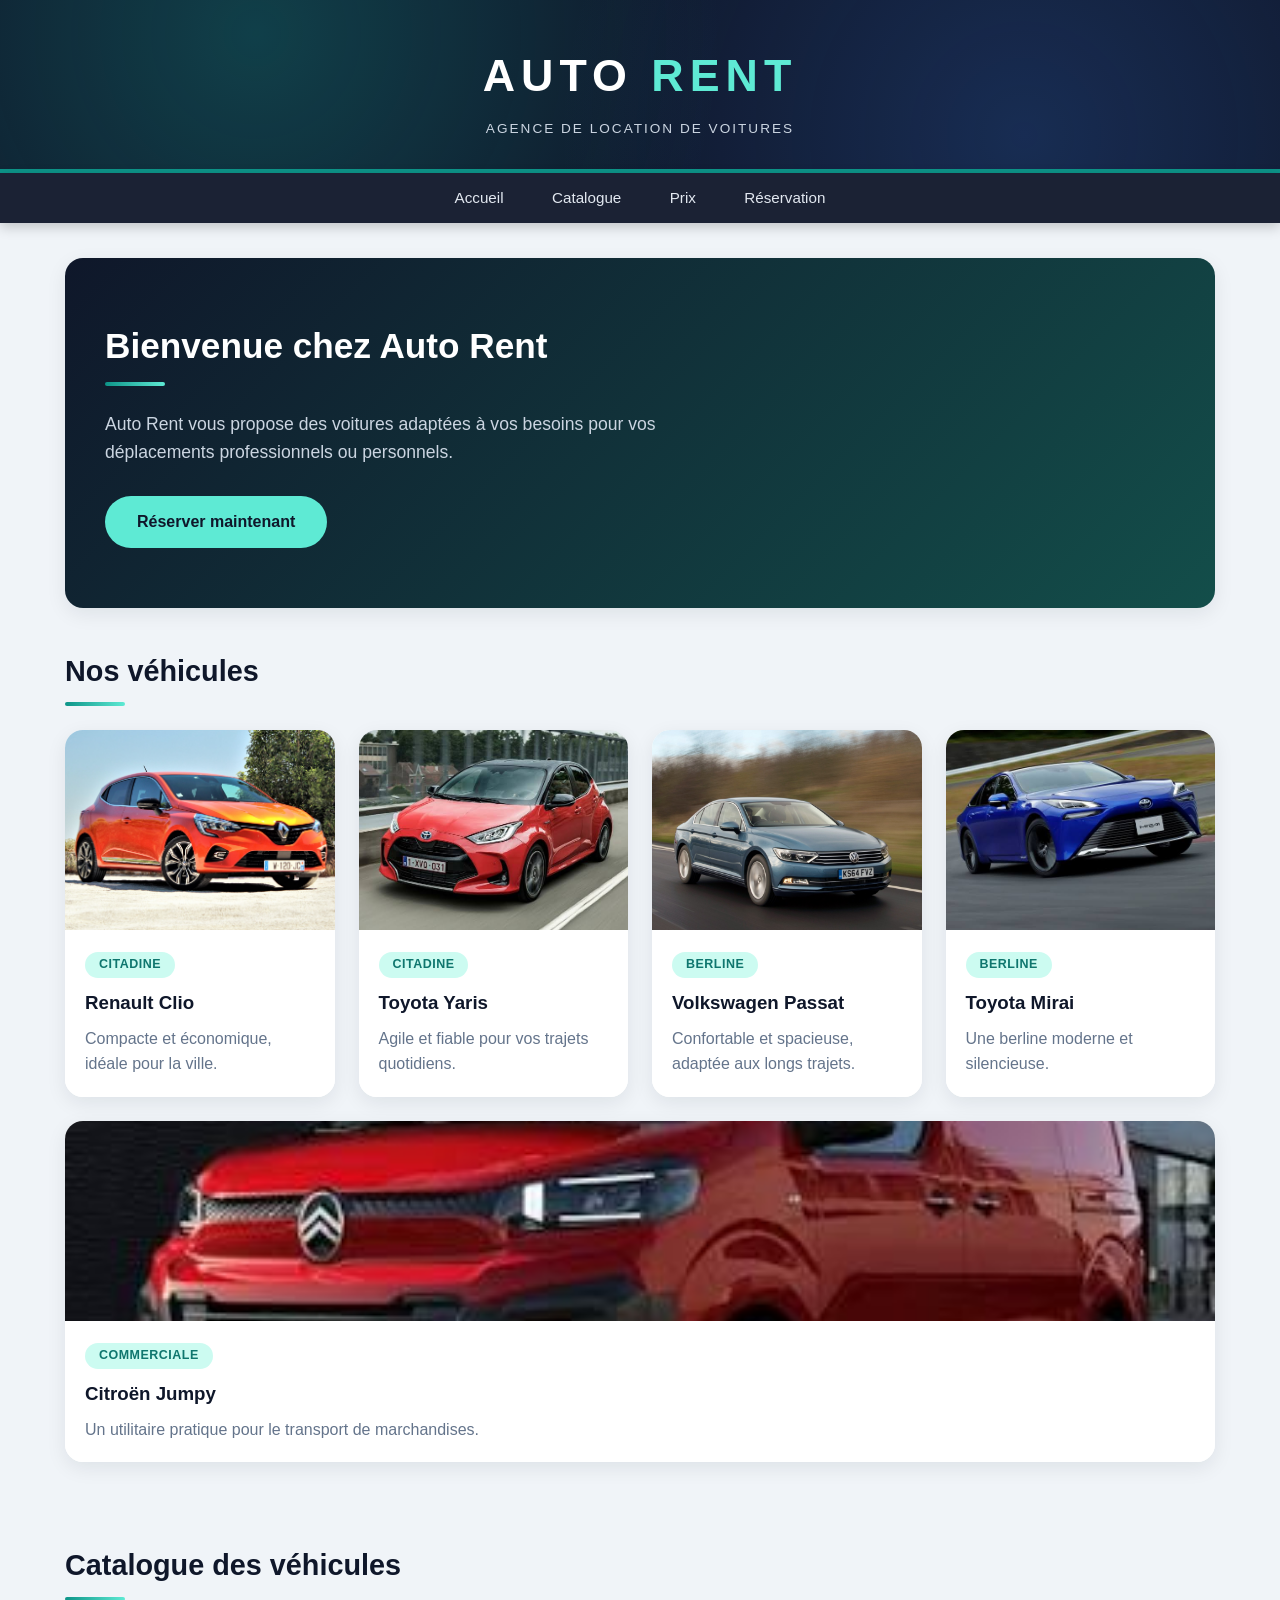
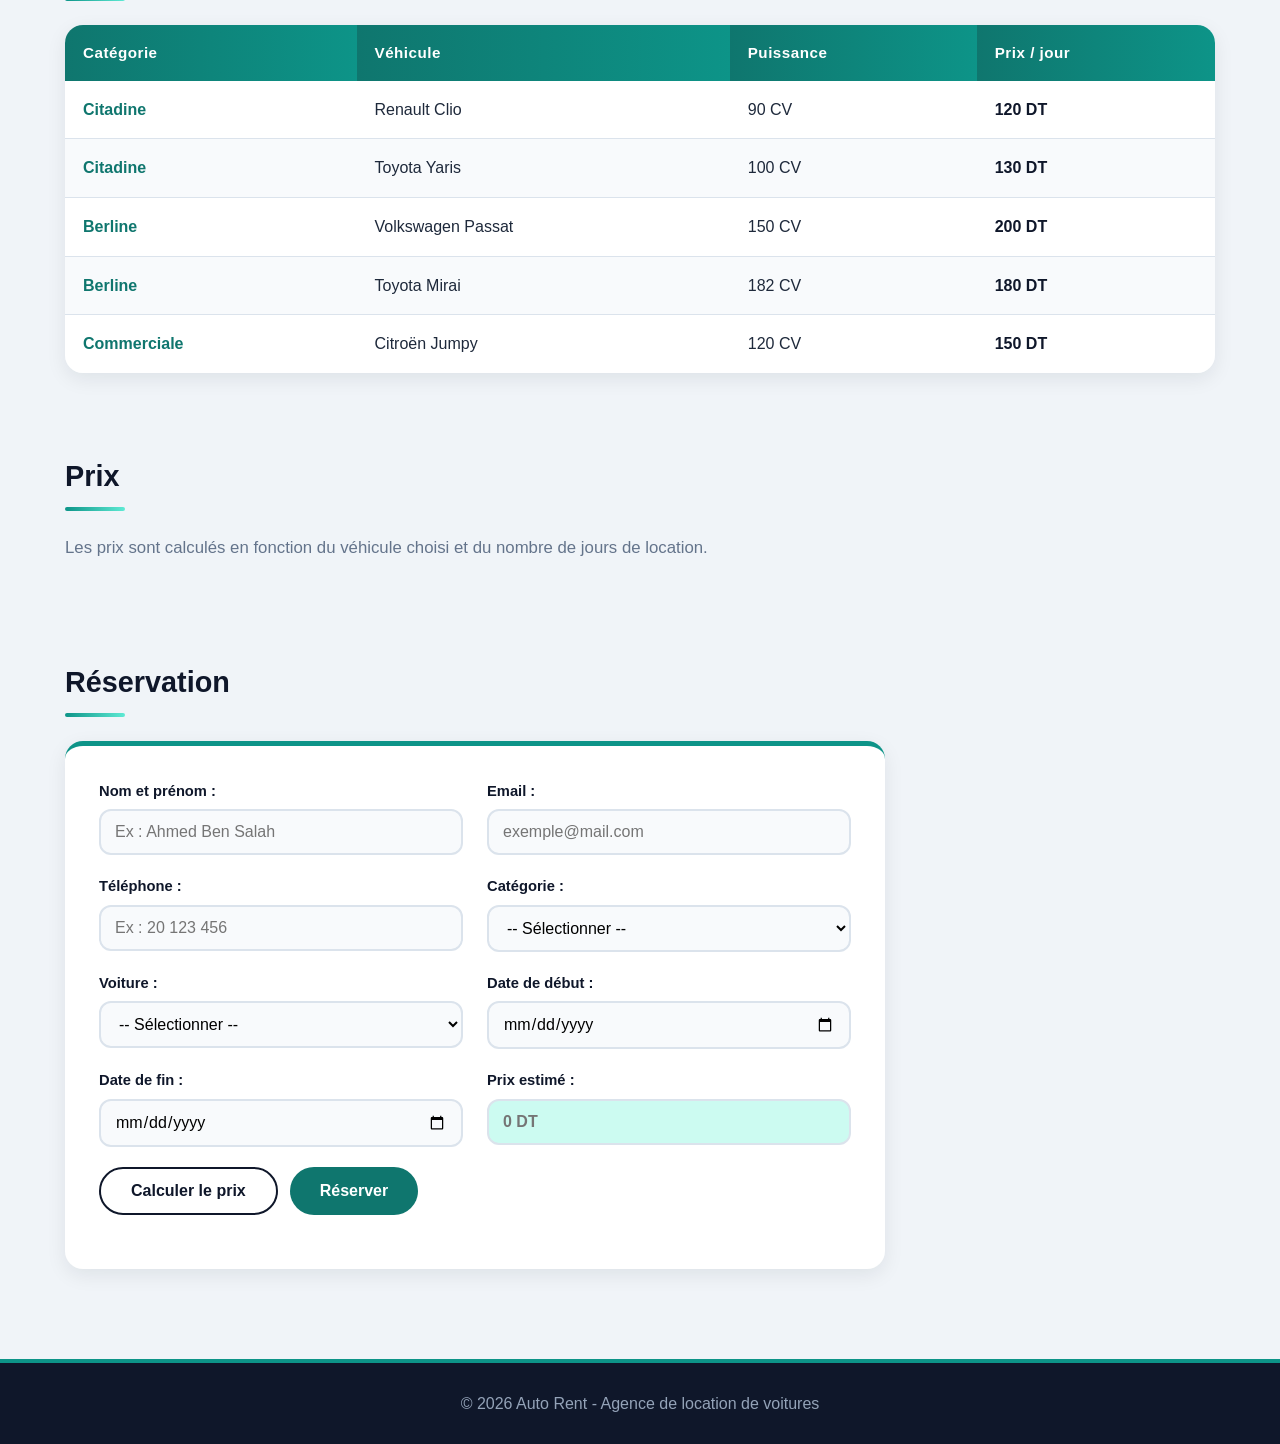
<file: index.html>
<!DOCTYPE html>
<html lang="fr">

<head>
    <meta charset="UTF-8">
    <meta name="viewport" content="width=device-width, initial-scale=1.0">

    <title>Auto Rent - Location de voitures</title>

    <link rel="stylesheet" href="style.css">
</head>

<body>

    <!-- En-tête -->
    <header>
        <h1>AUTO <span>RENT</span></h1>
        <p>Agence de location de voitures</p>
    </header>

    <!-- Navigation -->
    <nav>
        <a href="#accueil">Accueil</a>
        <a href="#catalogue">Catalogue</a>
        <a href="#prix">Prix</a>
        <a href="#reservation">Réservation</a>
    </nav>

    <!-- Contenu principal -->
    <main>

        <!-- Accueil -->
        <section id="accueil" class="hero">
            <h2>Bienvenue chez Auto Rent</h2>
            <p>
                Auto Rent vous propose des voitures adaptées à vos besoins
                pour vos déplacements professionnels ou personnels.
            </p>
            <a href="#reservation" class="cta">Réserver maintenant</a>
        </section>

        <!-- Véhicules par catégorie -->
        <section id="categories">
            <h2>Nos véhicules</h2>

            <div class="categories">

                <div class="category">
                    <img src="images/clio.jpg" alt="Renault Clio">
                    <div class="category-body">
                        <span class="badge">Citadine</span>
                        <h3>Renault Clio</h3>
                        <p>
                            Compacte et économique,
                            idéale pour la ville.
                        </p>
                    </div>
                </div>

                <div class="category">
                    <img src="images/yaris.jpg" alt="Toyota Yaris">
                    <div class="category-body">
                        <span class="badge">Citadine</span>
                        <h3>Toyota Yaris</h3>
                        <p>
                            Agile et fiable pour
                            vos trajets quotidiens.
                        </p>
                    </div>
                </div>

                <div class="category">
                    <img src="images/passat.jpg" alt="Volkswagen Passat">
                    <div class="category-body">
                        <span class="badge">Berline</span>
                        <h3>Volkswagen Passat</h3>
                        <p>
                            Confortable et spacieuse,
                            adaptée aux longs trajets.
                        </p>
                    </div>
                </div>

                <div class="category">
                    <img src="images/mirai.jpg" alt="Toyota Mirai">
                    <div class="category-body">
                        <span class="badge">Berline</span>
                        <h3>Toyota Mirai</h3>
                        <p>
                            Une berline moderne
                            et silencieuse.
                        </p>
                    </div>
                </div>

                <div class="category">
                    <img src="images/jumpy.jpg" alt="Citroën Jumpy">
                    <div class="category-body">
                        <span class="badge">Commerciale</span>
                        <h3>Citroën Jumpy</h3>
                        <p>
                            Un utilitaire pratique pour
                            le transport de marchandises.
                        </p>
                    </div>
                </div>

            </div>
        </section>

        <!-- Catalogue -->
        <section id="catalogue">
            <h2>Catalogue des véhicules</h2>

            <div class="table-wrap">
                <table>
                    <thead>
                        <tr>
                            <th>Catégorie</th>
                            <th>Véhicule</th>
                            <th>Puissance</th>
                            <th>Prix / jour</th>
                        </tr>
                    </thead>

                    <tbody>
                        <tr>
                            <td>Citadine</td>
                            <td>Renault Clio</td>
                            <td>90 CV</td>
                            <td>120 DT</td>
                        </tr>
                        <tr>
                            <td>Citadine</td>
                            <td>Toyota Yaris</td>
                            <td>100 CV</td>
                            <td>130 DT</td>
                        </tr>
                        <tr>
                            <td>Berline</td>
                            <td>Volkswagen Passat</td>
                            <td>150 CV</td>
                            <td>200 DT</td>
                        </tr>
                        <tr>
                            <td>Berline</td>
                            <td>Toyota Mirai</td>
                            <td>182 CV</td>
                            <td>180 DT</td>
                        </tr>
                        <tr>
                            <td>Commerciale</td>
                            <td>Citroën Jumpy</td>
                            <td>120 CV</td>
                            <td>150 DT</td>
                        </tr>
                    </tbody>
                </table>
            </div>
        </section>

        <!-- Prix -->
        <section id="prix">
            <h2>Prix</h2>
            <p class="intro">
                Les prix sont calculés en fonction du véhicule choisi
                et du nombre de jours de location.
            </p>
        </section>

        <!-- Réservation -->
        <section id="reservation">
            <h2>Réservation</h2>

            <form id="reservationForm">

                <div>
                    <label for="nom">Nom et prénom :</label>
                    <input type="text" id="nom" placeholder="Ex : Ahmed Ben Salah">
                </div>

                <div>
                    <label for="email">Email :</label>
                    <input type="email" id="email" placeholder="exemple@mail.com">
                </div>

                <div>
                    <label for="telephone">Téléphone :</label>
                    <input type="tel" id="telephone" placeholder="Ex : 20 123 456">
                </div>

                <div>
                    <label for="categorie">Catégorie :</label>
                    <select id="categorie">
                        <option value="">-- Sélectionner --</option>
                        <option value="citadine">Citadine</option>
                        <option value="berline">Berline</option>
                        <option value="commerciale">Commerciale</option>
                    </select>
                </div>

                <div>
                    <label for="voiture">Voiture :</label>
                    <select id="voiture">
                        <option value="">-- Sélectionner --</option>
                        <option value="120">Renault Clio</option>
                        <option value="130">Toyota Yaris</option>
                        <option value="200">Volkswagen Passat</option>
                        <option value="180">Toyota Mirai</option>
                        <option value="150">Citroën Jumpy</option>
                    </select>
                </div>

                <div>
                    <label for="dateDebut">Date de début :</label>
                    <input type="date" id="dateDebut">
                </div>

                <div>
                    <label for="dateFin">Date de fin :</label>
                    <input type="date" id="dateFin">
                </div>

                <div>
                    <label for="prixTotal">Prix estimé :</label>
                    <input type="text" id="prixTotal" readonly placeholder="0 DT">
                </div>

                <div class="actions">
                    <button type="button" class="btn-secondary" onclick="calculerPrix()">Calculer le prix</button>
                    <button type="submit" class="btn-primary">Réserver</button>
                </div>

                <p id="message"></p>

            </form>
        </section>

    </main>

    <!-- Pied de page -->
    <footer>
        <p>© 2026 Auto Rent - Agence de location de voitures</p>
    </footer>

    <script src="script.js"></script>

</body>

</html>
</file>
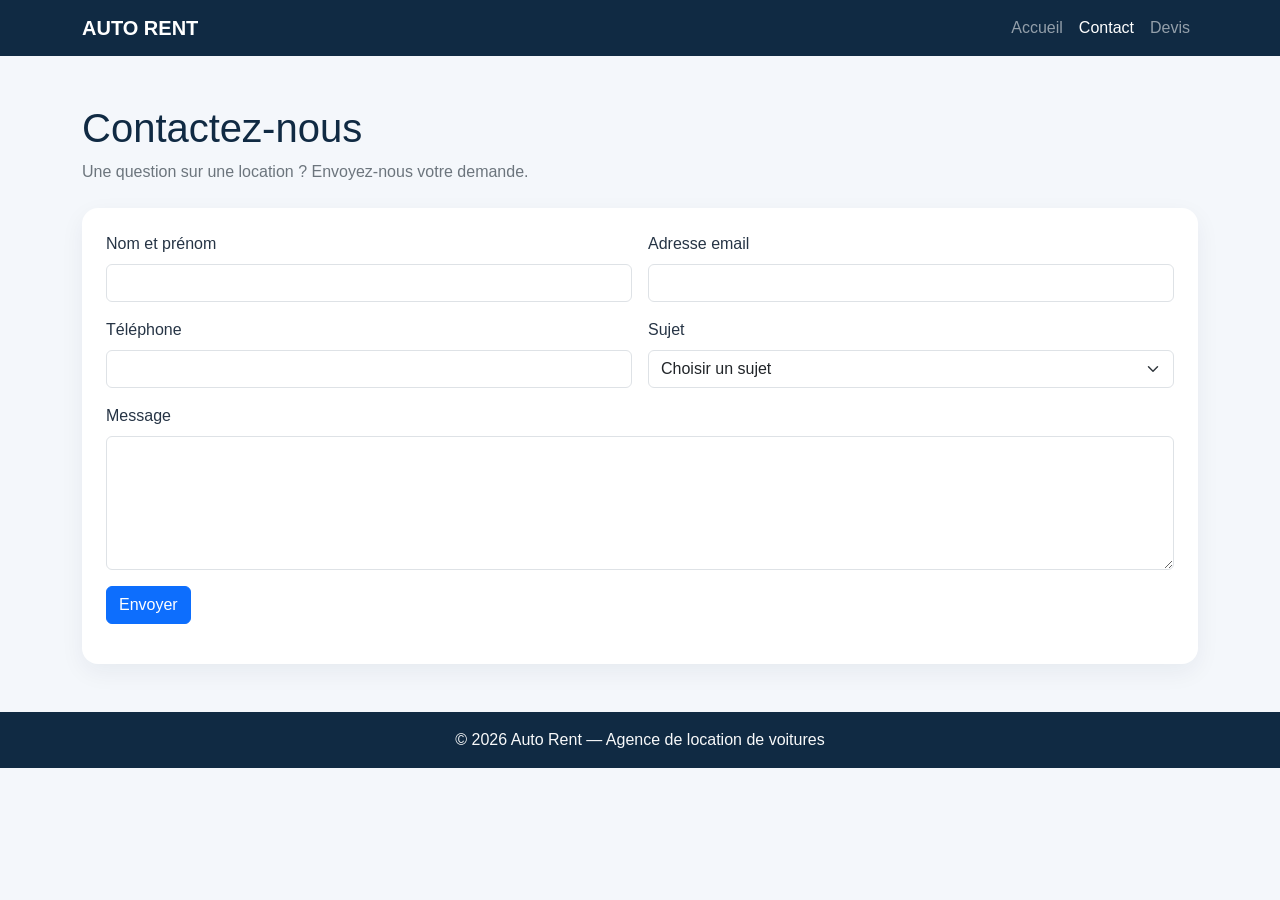
<file: contact.html>
<!DOCTYPE html>
<html lang="fr">
<head>
    <meta charset="UTF-8">
    <meta name="viewport" content="width=device-width, initial-scale=1.0">
    <title>Contact — Auto Rent</title>

    <link href="https://cdn.jsdelivr.net/npm/bootstrap@5.3.8/dist/css/bootstrap.min.css"
          rel="stylesheet"
          integrity="sha384-sRIl4kxILFvY47J16cr9ZwB07vP4J8+LH7qKQnuqkuIAvNWLzeN8tE5YBujZqJLB"
          crossorigin="anonymous">

    <style>
        body {
            background: #f4f7fb;
            color: #263445;
            font-family: Arial, sans-serif;
        }

        .navbar,
        footer {
            background: #102a43;
        }

        main {
            max-width: 850px;
        }

        .contact-card {
            border: 0;
            border-radius: 16px;
            box-shadow: 0 8px 24px #102a430f;
        }

        h1 {
            color: #102a43;
        }
    </style>
</head>

<body>
    <nav class="navbar navbar-expand-lg navbar-dark">
        <div class="container">
            <a class="navbar-brand fw-bold" href="index3.html">AUTO RENT</a>
            <div class="navbar-nav ms-auto">
                <a class="nav-link" href="index3.html">Accueil</a>
                <a class="nav-link active" href="contact.html">Contact</a>
                <a class="nav-link" href="devis.html">Devis</a>
            </div>
        </div>
    </nav>

    <main class="container py-5">
        <h1 class="mb-2">Contactez-nous</h1>
        <p class="text-secondary mb-4">
            Une question sur une location ? Envoyez-nous votre demande.
        </p>

        <form id="formContact" class="contact-card card card-body p-4">
            <div class="row g-3">
                <div class="col-md-6">
                    <label for="nom" class="form-label">Nom et prénom</label>
                    <input type="text"
                           class="form-control"
                           id="nom"
                           minlength="3"
                           required>
                </div>

                <div class="col-md-6">
                    <label for="email" class="form-label">Adresse email</label>
                    <input type="email"
                           class="form-control"
                           id="email"
                           required>
                </div>

                <div class="col-md-6">
                    <label for="telephone" class="form-label">Téléphone</label>
                    <input type="tel"
                           class="form-control"
                           id="telephone"
                           required>
                </div>

                <div class="col-md-6">
                    <label for="sujet" class="form-label">Sujet</label>
                    <select class="form-select" id="sujet" required>
                        <option value="">Choisir un sujet</option>
                        <option value="reservation">Question sur une réservation</option>
                        <option value="vehicule">Question sur un véhicule</option>
                        <option value="autre">Autre demande</option>
                    </select>
                </div>

                <div class="col-12">
                    <label for="message" class="form-label">Message</label>
                    <textarea class="form-control"
                              id="message"
                              rows="5"
                              minlength="10"
                              required></textarea>
                </div>

                <div class="col-12">
                    <button type="submit" class="btn btn-primary">
                        Envoyer
                    </button>
                </div>

                <div class="col-12">
                    <p id="confirmation" class="mb-0" aria-live="polite"></p>
                </div>
            </div>
        </form>
    </main>

    <footer class="text-light text-center py-3">
        <p class="mb-0">© 2026 Auto Rent — Agence de location de voitures</p>
    </footer>

    <script>
        document
            .getElementById("formContact")
            .addEventListener("submit", function (event) {
                event.preventDefault();

                var formulaire = this;
                var confirmation = document.getElementById("confirmation");

                if (!formulaire.reportValidity()) {
                    return;
                }

                confirmation.textContent =
                    "Formulaire validé. Dans cette version statique, le message n'est pas envoyé.";
                confirmation.className = "alert alert-success mb-0";

                formulaire.reset();
            });
    </script>
</body>
</html>
</file>
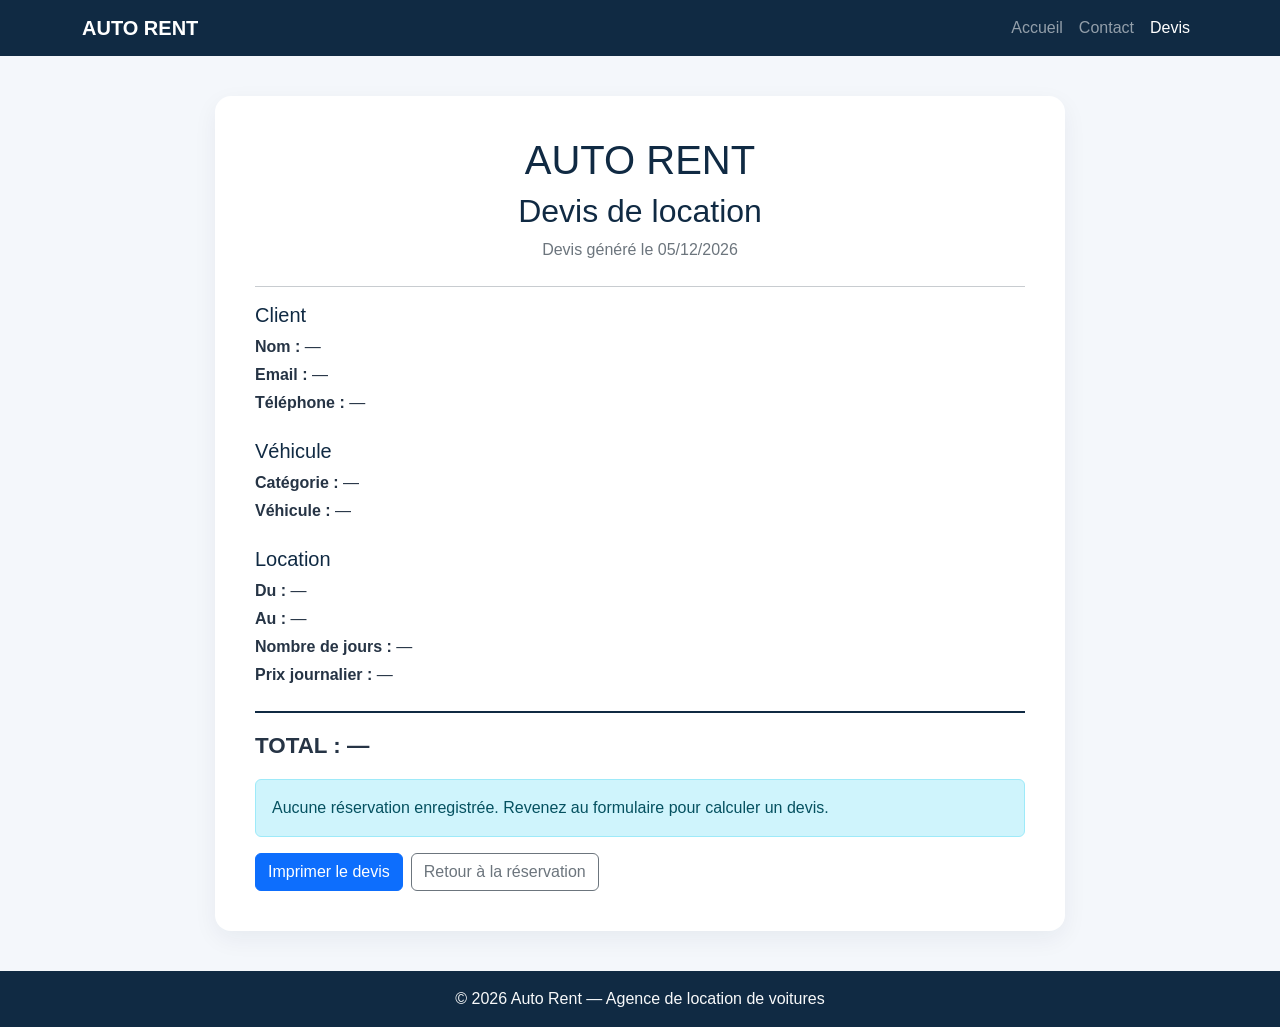
<file: devis.html>
<!DOCTYPE html>
<html lang="fr">
<head>
    <meta charset="UTF-8">
    <meta name="viewport" content="width=device-width, initial-scale=1.0">
    <title>Devis — Auto Rent</title>

    <link href="https://cdn.jsdelivr.net/npm/bootstrap@5.3.8/dist/css/bootstrap.min.css"
          rel="stylesheet"
          integrity="sha384-sRIl4kxILFvY47J16cr9ZwB07vP4J8+LH7qKQnuqkuIAvNWLzeN8tE5YBujZqJLB"
          crossorigin="anonymous">

    <style>
        body {
            background: #f4f7fb;
            color: #263445;
            font-family: Arial, sans-serif;
        }

        .navbar,
        footer {
            background: #102a43;
        }

        .devis {
            max-width: 850px;
            margin: 40px auto;
            padding: 40px;
            background: white;
            border-radius: 16px;
            box-shadow: 0 8px 24px #102a430f;
        }

        .devis h1,
        .devis h2 {
            color: #102a43;
        }

        .total {
            border-top: 2px solid #102a43;
            padding-top: 16px;
            font-size: 1.4rem;
            font-weight: bold;
        }

        @media print {
            body {
                background: white;
            }

            .navbar,
            footer,
            .no-print {
                display: none !important;
            }

            .devis {
                max-width: 100%;
                margin: 0;
                padding: 0;
                border: 0;
                box-shadow: none;
            }
        }
    </style>
</head>

<body>
    <nav class="navbar navbar-expand-lg navbar-dark no-print">
        <div class="container">
            <a class="navbar-brand fw-bold" href="index3.html">AUTO RENT</a>
            <div class="navbar-nav ms-auto">
                <a class="nav-link" href="index3.html">Accueil</a>
                <a class="nav-link" href="contact.html">Contact</a>
                <a class="nav-link active" href="devis.html">Devis</a>
            </div>
        </div>
    </nav>

    <main class="container">
        <article class="devis">
            <div class="text-center mb-4">
                <h1>AUTO RENT</h1>
                <h2>Devis de location</h2>
                <p class="text-secondary mb-0">
                    Devis généré le <span id="dateDevis"></span>
                </p>
            </div>

            <hr>

            <section class="mb-4">
                <h2 class="h5">Client</h2>
                <p class="mb-1"><strong>Nom :</strong> <span id="nomClient">—</span></p>
                <p class="mb-1"><strong>Email :</strong> <span id="emailClient">—</span></p>
                <p class="mb-1"><strong>Téléphone :</strong> <span id="telephoneClient">—</span></p>
            </section>

            <section class="mb-4">
                <h2 class="h5">Véhicule</h2>
                <p class="mb-1"><strong>Catégorie :</strong> <span id="categorieVoiture">—</span></p>
                <p class="mb-1"><strong>Véhicule :</strong> <span id="nomVoiture">—</span></p>
            </section>

            <section class="mb-4">
                <h2 class="h5">Location</h2>
                <p class="mb-1"><strong>Du :</strong> <span id="dateDebut">—</span></p>
                <p class="mb-1"><strong>Au :</strong> <span id="dateFin">—</span></p>
                <p class="mb-1"><strong>Nombre de jours :</strong> <span id="nombreJours">—</span></p>
                <p class="mb-1"><strong>Prix journalier :</strong> <span id="prixJournalier">—</span></p>
            </section>

            <p class="total">
                TOTAL : <span id="prixTotal">—</span>
            </p>

            <p id="messageDevis" class="alert alert-info no-print d-none">
                Aucune réservation enregistrée. Revenez au formulaire pour calculer un devis.
            </p>

            <div class="d-flex gap-2 no-print">
                <button type="button" class="btn btn-primary" onclick="window.print()">
                    Imprimer le devis
                </button>
                <a href="index 3.html#reservation" class="btn btn-outline-secondary">
                    Retour à la réservation
                </a>
            </div>
        </article>
    </main>

    <footer class="text-light text-center py-3 no-print">
        <p class="mb-0">© 2026 Auto Rent — Agence de location de voitures</p>
    </footer>

    <script>
        function afficher(id, valeur) {
            document.getElementById(id).textContent = valeur || "—";
        }

        function formaterDate(date) {
            if (!date) return "—";

            var morceaux = date.split("-");
            return morceaux.length === 3
                ? morceaux[2] + "/" + morceaux[1] + "/" + morceaux[0]
                : date;
        }

        document.getElementById("dateDevis").textContent =
            new Date().toLocaleDateString("fr-FR");

        var reservation = null;

        try {
            reservation = JSON.parse(
                localStorage.getItem("reservationAutoRent")
            );
        } catch (erreur) {
            reservation = null;
        }

        if (reservation) {
            afficher("nomClient", reservation.nom);
            afficher("emailClient", reservation.email);
            afficher("telephoneClient", reservation.telephone);
            afficher("categorieVoiture", reservation.categorie);
            afficher("nomVoiture", reservation.voiture);
            afficher("dateDebut", formaterDate(reservation.dateDebut));
            afficher("dateFin", formaterDate(reservation.dateFin));
            afficher("nombreJours", reservation.nombreJours);
            afficher("prixJournalier", reservation.prixJournalier + " DT");
            afficher("prixTotal", reservation.prixTotal + " DT");
        } else {
            document.getElementById("messageDevis").classList.remove("d-none");
        }
    </script>
</body>
</html>
</file>
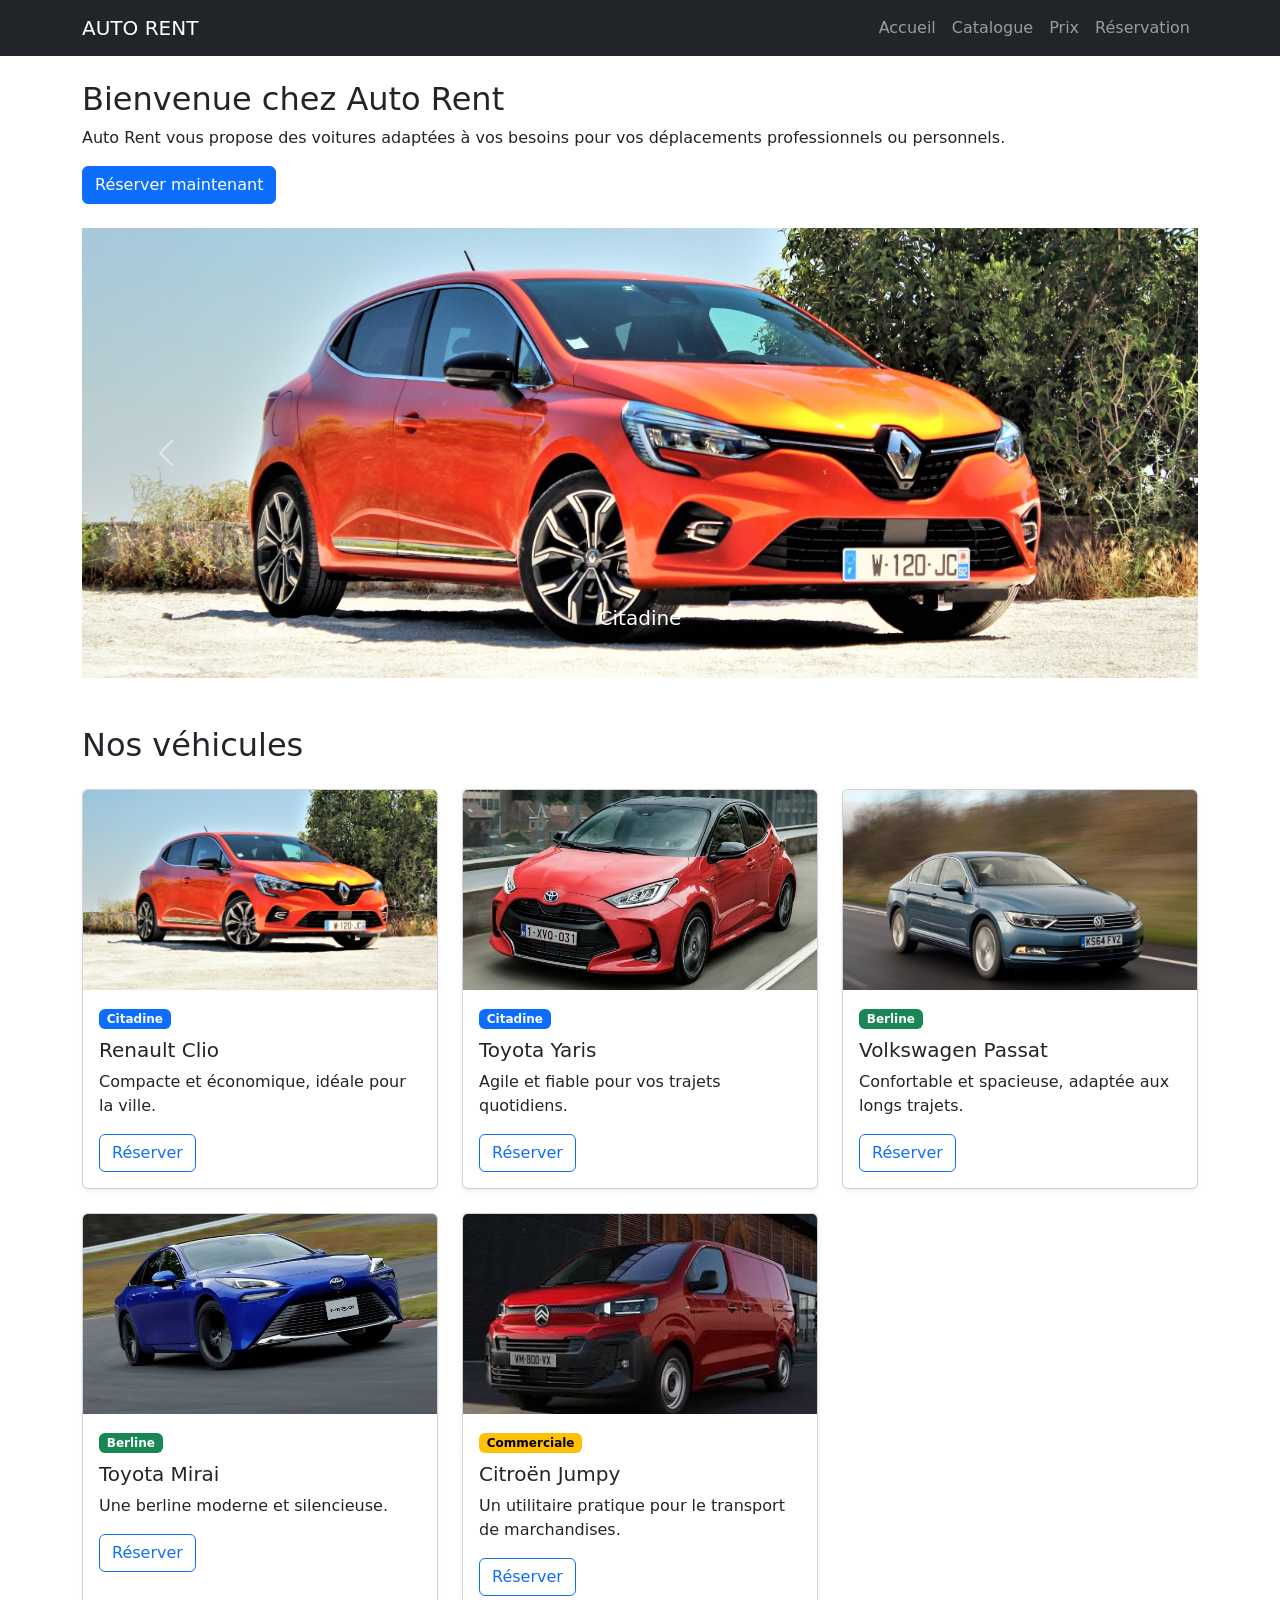
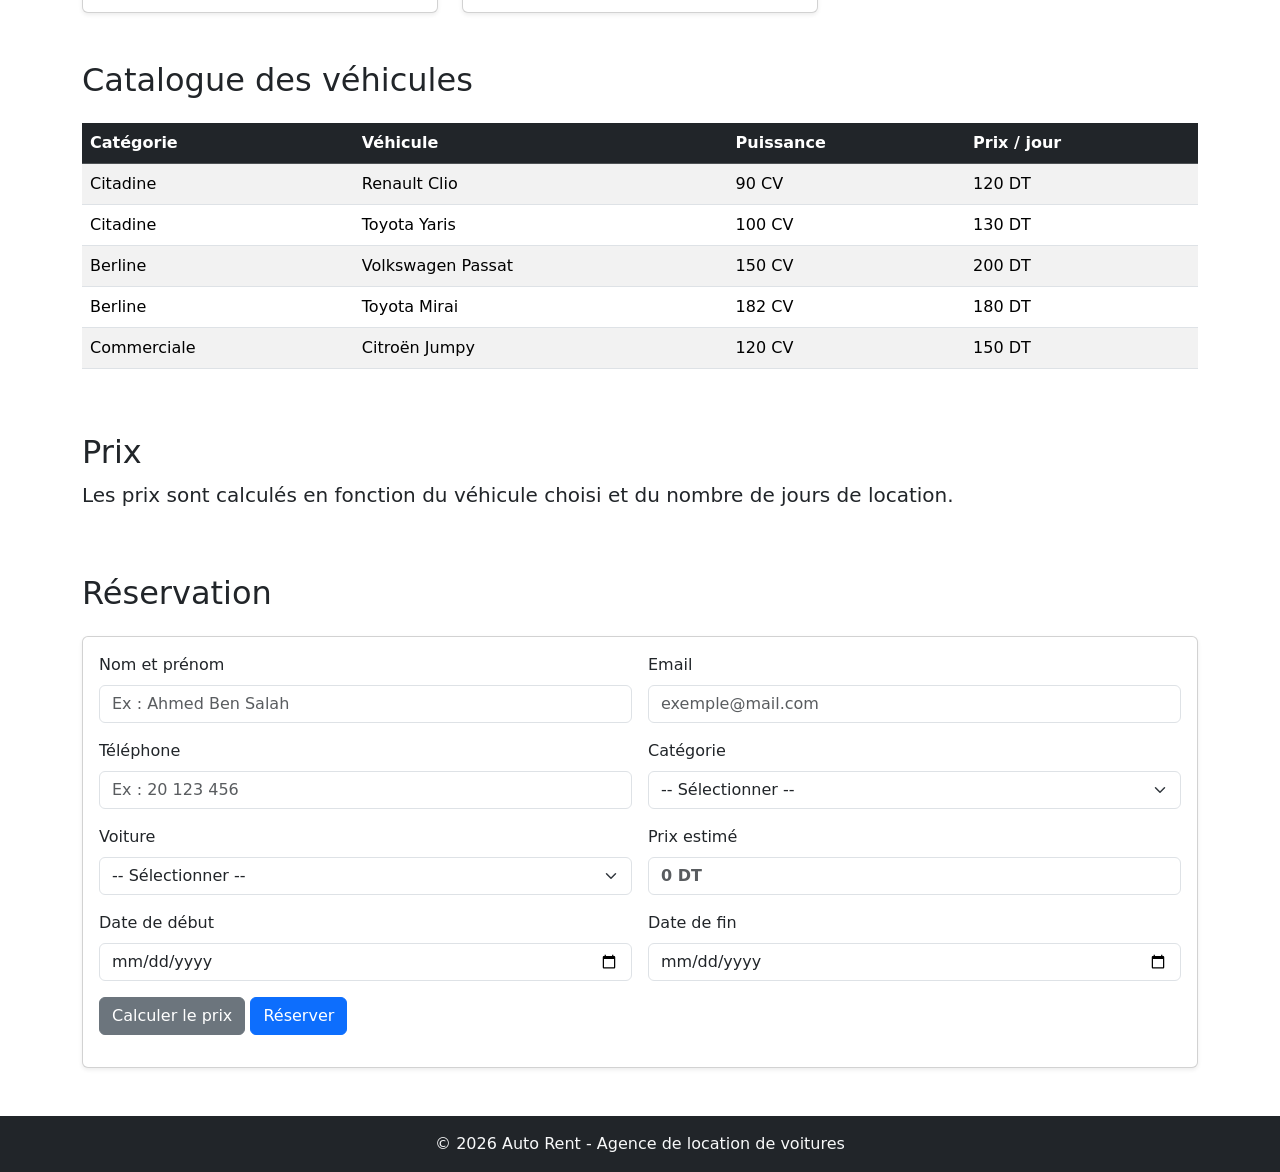
<file: index 2.html>
<!DOCTYPE html>
<html lang="fr">

<head>
    <meta charset="UTF-8">
    <meta name="viewport" content="width=device-width, initial-scale=1.0">

    <title>Auto Rent - Location de voitures</title>
    <link href="https://cdn.jsdelivr.net/npm/bootstrap@5.3.8/dist/css/bootstrap.min.css" rel="stylesheet" integrity="sha384-sRIl4kxILFvY47J16cr9ZwB07vP4J8+LH7qKQnuqkuIAvNWLzeN8tE5YBujZqJLB" crossorigin="anonymous">
</head>

<body>

    <!-- Navigation -->
    <nav class="navbar navbar-expand-lg navbar-dark bg-dark sticky-top">
        <div class="container">
            <a class="navbar-brand" href="#accueil">AUTO RENT</a>
            <button class="navbar-toggler" type="button" data-bs-toggle="collapse" data-bs-target="#menu">
                <span class="navbar-toggler-icon"></span>
            </button>
            <div class="collapse navbar-collapse" id="menu">
                <ul class="navbar-nav ms-auto">
                    <li class="nav-item"><a class="nav-link" href="#accueil">Accueil</a></li>
                    <li class="nav-item"><a class="nav-link" href="#catalogue">Catalogue</a></li>
                    <li class="nav-item"><a class="nav-link" href="#prix">Prix</a></li>
                    <li class="nav-item"><a class="nav-link" href="#reservation">Réservation</a></li>
                </ul>
            </div>
        </div>
    </nav>

    <!-- Contenu principal -->
    <main class="container">

        <!-- Accueil -->
        <section id="accueil" class="py-4">
            <h2>Bienvenue chez Auto Rent</h2>
            <p>
                Auto Rent vous propose des voitures adaptées à vos besoins
                pour vos déplacements professionnels ou personnels.
            </p>
            <a href="#reservation" class="btn btn-primary">Réserver maintenant</a>

            <!-- Carousel -->
            <div id="carouselAccueil" class="carousel slide mt-4" data-bs-ride="carousel">
                <div class="carousel-inner">

                    <div class="carousel-item active">
                        <img src="images/clio.jpg" class="d-block w-100" style="max-height: 450px; object-fit: cover;" alt="Citadine">
                        <div class="carousel-caption d-none d-md-block">
                            <h5>Citadine</h5>
                        </div>
                    </div>

                    <div class="carousel-item">
                        <img src="images/passat.jpg" class="d-block w-100" style="max-height: 450px; object-fit: cover;" alt="Berline">
                        <div class="carousel-caption d-none d-md-block">
                            <h5>Berline</h5>
                        </div>
                    </div>

                    <div class="carousel-item">
                        <img src="images/jumpy.jpg" class="d-block w-100" style="max-height: 450px; object-fit: cover;" alt="Commerciale">
                        <div class="carousel-caption d-none d-md-block">
                            <h5>Commerciale</h5>
                        </div>
                    </div>

                </div>

                <button class="carousel-control-prev" type="button" data-bs-target="#carouselAccueil" data-bs-slide="prev">
                    <span class="carousel-control-prev-icon" aria-hidden="true"></span>
                    <span class="visually-hidden">Précédent</span>
                </button>
                <button class="carousel-control-next" type="button" data-bs-target="#carouselAccueil" data-bs-slide="next">
                    <span class="carousel-control-next-icon" aria-hidden="true"></span>
                    <span class="visually-hidden">Suivant</span>
                </button>
            </div>
        </section>

        <!-- Véhicules -->
        <section id="categories" class="py-4">
            <h2 class="mb-4">Nos véhicules</h2>

            <div class="row g-4">

                <div class="col-12 col-md-6 col-lg-4">
                    <div class="card h-100 shadow-sm">
                        <img src="images/clio.jpg" class="card-img-top" style="height: 200px; object-fit: cover;" alt="Renault Clio">
                        <div class="card-body">
                            <span class="badge text-bg-primary">Citadine</span>
                            <h5 class="card-title mt-2">Renault Clio</h5>
                            <p class="card-text">Compacte et économique, idéale pour la ville.</p>
                            <a href="#reservation" class="btn btn-outline-primary">Réserver</a>
                        </div>
                    </div>
                </div>

                <div class="col-12 col-md-6 col-lg-4">
                    <div class="card h-100 shadow-sm">
                        <img src="images/yaris.jpg" class="card-img-top" style="height: 200px; object-fit: cover;" alt="Toyota Yaris">
                        <div class="card-body">
                            <span class="badge text-bg-primary">Citadine</span>
                            <h5 class="card-title mt-2">Toyota Yaris</h5>
                            <p class="card-text">Agile et fiable pour vos trajets quotidiens.</p>
                            <a href="#reservation" class="btn btn-outline-primary">Réserver</a>
                        </div>
                    </div>
                </div>

                <div class="col-12 col-md-6 col-lg-4">
                    <div class="card h-100 shadow-sm">
                        <img src="images/passat.jpg" class="card-img-top" style="height: 200px; object-fit: cover;" alt="Volkswagen Passat">
                        <div class="card-body">
                            <span class="badge text-bg-success">Berline</span>
                            <h5 class="card-title mt-2">Volkswagen Passat</h5>
                            <p class="card-text">Confortable et spacieuse, adaptée aux longs trajets.</p>
                            <a href="#reservation" class="btn btn-outline-primary">Réserver</a>
                        </div>
                    </div>
                </div>

                <div class="col-12 col-md-6 col-lg-4">
                    <div class="card h-100 shadow-sm">
                        <img src="images/mirai.jpg" class="card-img-top" style="height: 200px; object-fit: cover;" alt="Toyota Mirai">
                        <div class="card-body">
                            <span class="badge text-bg-success">Berline</span>
                            <h5 class="card-title mt-2">Toyota Mirai</h5>
                            <p class="card-text">Une berline moderne et silencieuse.</p>
                            <a href="#reservation" class="btn btn-outline-primary">Réserver</a>
                        </div>
                    </div>
                </div>

                <div class="col-12 col-md-6 col-lg-4">
                    <div class="card h-100 shadow-sm">
                        <img src="images/jumpy.jpg" class="card-img-top" style="height: 200px; object-fit: cover;" alt="Citroën Jumpy">
                        <div class="card-body">
                            <span class="badge text-bg-warning">Commerciale</span>
                            <h5 class="card-title mt-2">Citroën Jumpy</h5>
                            <p class="card-text">Un utilitaire pratique pour le transport de marchandises.</p>
                            <a href="#reservation" class="btn btn-outline-primary">Réserver</a>
                        </div>
                    </div>
                </div>

            </div>
        </section>

        <!-- Catalogue -->
        <section id="catalogue" class="py-4">
            <h2 class="mb-4">Catalogue des véhicules</h2>

            <div class="table-responsive">
                <table class="table table-striped table-hover align-middle">
                    <thead class="table-dark">
                        <tr>
                            <th>Catégorie</th>
                            <th>Véhicule</th>
                            <th>Puissance</th>
                            <th>Prix / jour</th>
                        </tr>
                    </thead>
                    <tbody>
                        <tr><td>Citadine</td><td>Renault Clio</td><td>90 CV</td><td>120 DT</td></tr>
                        <tr><td>Citadine</td><td>Toyota Yaris</td><td>100 CV</td><td>130 DT</td></tr>
                        <tr><td>Berline</td><td>Volkswagen Passat</td><td>150 CV</td><td>200 DT</td></tr>
                        <tr><td>Berline</td><td>Toyota Mirai</td><td>182 CV</td><td>180 DT</td></tr>
                        <tr><td>Commerciale</td><td>Citroën Jumpy</td><td>120 CV</td><td>150 DT</td></tr>
                    </tbody>
                </table>
            </div>
        </section>

        <!-- Prix -->
        <section id="prix" class="py-4">
            <h2>Prix</h2>
            <p class="lead">
                Les prix sont calculés en fonction du véhicule choisi
                et du nombre de jours de location.
            </p>
        </section>

        <!-- Réservation -->
        <section id="reservation" class="py-4">
            <h2 class="mb-4">Réservation</h2>

            <form id="reservationForm" class="card card-body shadow-sm">
                <div class="row g-3">

                    <div class="col-md-6">
                        <label for="nom" class="form-label">Nom et prénom</label>
                        <input type="text" class="form-control" id="nom" placeholder="Ex : Ahmed Ben Salah">
                    </div>

                    <div class="col-md-6">
                        <label for="email" class="form-label">Email</label>
                        <input type="email" class="form-control" id="email" placeholder="exemple@mail.com">
                    </div>

                    <div class="col-md-6">
                        <label for="telephone" class="form-label">Téléphone</label>
                        <input type="tel" class="form-control" id="telephone" placeholder="Ex : 20 123 456">
                    </div>

                    <div class="col-md-6">
                        <label for="categorie" class="form-label">Catégorie</label>
                        <select class="form-select" id="categorie">
                            <option value="">-- Sélectionner --</option>
                            <option value="citadine">Citadine</option>
                            <option value="berline">Berline</option>
                            <option value="commerciale">Commerciale</option>
                        </select>
                    </div>

                    <div class="col-md-6">
                        <label for="voiture" class="form-label">Voiture</label>
                        <select class="form-select" id="voiture">
                            <option value="">-- Sélectionner --</option>
                            <option value="120">Renault Clio</option>
                            <option value="130">Toyota Yaris</option>
                            <option value="200">Volkswagen Passat</option>
                            <option value="180">Toyota Mirai</option>
                            <option value="150">Citroën Jumpy</option>
                        </select>
                    </div>

                    <div class="col-md-6">
                        <label for="prixTotal" class="form-label">Prix estimé</label>
                        <input type="text" class="form-control fw-bold" id="prixTotal" readonly placeholder="0 DT">
                    </div>

                    <div class="col-md-6">
                        <label for="dateDebut" class="form-label">Date de début</label>
                        <input type="date" class="form-control" id="dateDebut">
                    </div>

                    <div class="col-md-6">
                        <label for="dateFin" class="form-label">Date de fin</label>
                        <input type="date" class="form-control" id="dateFin">
                    </div>

                    <div class="col-12">
                        <button type="button" class="btn btn-secondary" onclick="calculerPrix()">Calculer le prix</button>
                        <button type="submit" class="btn btn-primary">Réserver</button>
                    </div>

                    <div class="col-12">
                        <p id="message" class="mb-0"></p>
                    </div>

                </div>
            </form>
        </section>

    </main>

    <!-- Pied de page -->
    <footer class="bg-dark text-light text-center py-3 mt-4">
        <p class="mb-0">© 2026 Auto Rent - Agence de location de voitures</p>
    </footer>

    <script src="https://cdn.jsdelivr.net/npm/bootstrap@5.3.8/dist/js/bootstrap.bundle.min.js" integrity="sha384-FKyoEForCGlyvwx9Hj09JcYn3nv7wiPVlz7YYwJrWVcXK/BmnVDxM+D2scQbITxI" crossorigin="anonymous"></script>
    <script src="script2.js"></script>

</body>

</html>
</file>
<file: style.css>
/* ===== Couleurs et réglages (à personnaliser) ===== */
:root {
    --principal: #0f172a;
    --principal-clair: #134e4a;
    --accent: #0d9488;
    --accent-fonce: #0f766e;
    --accent-clair: #ccfbf1;
    --fond: #f0f4f8;
    --texte: #1e293b;
    --gris: #64748b;
    --bordure: #dbe3ec;
    --blanc: #ffffff;
    --ombre: 0 6px 20px rgba(15, 23, 42, 0.08);
    --rayon: 18px;
}

* {
    box-sizing: border-box;
}

html {
    scroll-behavior: smooth;
}

body {
    font-family: "Segoe UI", Tahoma, Arial, sans-serif;
    margin: 0;
    background-color: var(--fond);
    color: var(--texte);
    line-height: 1.6;
}

/* ===== En-tête ===== */
header {
    text-align: center;
    padding: 40px 20px 30px;
    background:
        radial-gradient(circle at 20% 20%, rgba(20, 184, 166, 0.25), transparent 45%),
        radial-gradient(circle at 80% 80%, rgba(59, 130, 246, 0.2), transparent 45%),
        var(--principal);
    color: var(--blanc);
    border-bottom: 4px solid var(--accent);
}

header h1 {
    margin: 0;
    font-size: 2.8rem;
    letter-spacing: 6px;
}

header h1 span {
    color: #5eead4;
}

header p {
    margin: 6px 0 0;
    color: #cbd5e1;
    letter-spacing: 2px;
    text-transform: uppercase;
    font-size: 0.85rem;
}

/* ===== Navigation ===== */
nav {
    position: sticky;
    top: 0;
    z-index: 10;
    padding: 12px;
    text-align: center;
    background-color: rgba(15, 23, 42, 0.95);
    backdrop-filter: blur(6px);
    box-shadow: 0 4px 12px rgba(0, 0, 0, 0.2);
}

nav a {
    color: #e2e8f0;
    text-decoration: none;
    margin: 0 4px;
    padding: 8px 18px;
    border-radius: 20px;
    font-size: 0.95rem;
    transition: background-color 0.2s, color 0.2s;
}

nav a:hover {
    background-color: var(--accent);
    color: var(--blanc);
}

/* ===== Structure ===== */
main {
    width: 90%;
    max-width: 1150px;
    margin: auto;
}

section {
    padding: 40px 0;
    scroll-margin-top: 60px;
}

h2 {
    margin: 0 0 24px;
    font-size: 1.8rem;
    color: var(--principal);
}

h2::after {
    content: "";
    display: block;
    width: 60px;
    height: 4px;
    margin-top: 8px;
    border-radius: 2px;
    background: linear-gradient(90deg, var(--accent), #5eead4);
}

/* ===== Accueil ===== */
.hero {
    margin-top: 35px;
    padding: 60px 40px;
    border-radius: var(--rayon);
    background: linear-gradient(135deg, var(--principal), var(--principal-clair));
    color: var(--blanc);
    box-shadow: var(--ombre);
}

.hero h2 {
    color: var(--blanc);
    font-size: 2.2rem;
}

.hero p {
    max-width: 600px;
    font-size: 1.1rem;
    color: #cbd5e1;
}

.cta {
    display: inline-block;
    margin-top: 12px;
    padding: 13px 32px;
    border-radius: 30px;
    background-color: #5eead4;
    color: var(--principal);
    font-weight: bold;
    text-decoration: none;
    transition: transform 0.2s, box-shadow 0.2s;
}

.cta:hover {
    transform: translateY(-3px);
    box-shadow: 0 8px 18px rgba(94, 234, 212, 0.35);
}

/* ===== Cartes des véhicules ===== */
.categories {
    display: flex;
    flex-wrap: wrap;
    gap: 24px;
}

.category {
    flex: 1 1 260px;
    overflow: hidden;
    border-radius: var(--rayon);
    background-color: var(--blanc);
    box-shadow: var(--ombre);
    transition: transform 0.3s, box-shadow 0.3s;
}

.category:hover {
    transform: translateY(-8px);
    box-shadow: 0 16px 32px rgba(15, 23, 42, 0.18);
}

.category img {
    display: block;
    width: 100%;
    height: 200px;
    object-fit: cover;
    background-color: var(--bordure);
    transition: transform 0.4s;
}

.category:hover img {
    transform: scale(1.08);
}

.category-body {
    position: relative;
    padding: 20px;
    background-color: var(--blanc);
}

.category-body h3 {
    margin: 0 0 8px;
    color: var(--principal);
}

.category-body p {
    margin: 0;
    color: var(--gris);
}

.badge {
    display: inline-block;
    margin-bottom: 10px;
    padding: 3px 14px;
    border-radius: 20px;
    background-color: var(--accent-clair);
    color: var(--accent-fonce);
    font-size: 0.78rem;
    font-weight: bold;
    letter-spacing: 0.5px;
    text-transform: uppercase;
}

/* ===== Tableau ===== */
.table-wrap {
    overflow-x: auto;
    border-radius: var(--rayon);
    box-shadow: var(--ombre);
}

table {
    width: 100%;
    border-collapse: collapse;
    background-color: var(--blanc);
}

th,
td {
    padding: 16px 18px;
    text-align: left;
}

th {
    background: linear-gradient(90deg, var(--accent-fonce), var(--accent));
    color: var(--blanc);
    letter-spacing: 0.5px;
    font-size: 0.95rem;
}

td {
    border-bottom: 1px solid var(--bordure);
}

tbody tr:last-child td {
    border-bottom: none;
}

tbody tr:nth-child(even) {
    background-color: #f8fafc;
}

tbody tr:hover {
    background-color: var(--accent-clair);
}

td:first-child {
    font-weight: bold;
    color: var(--accent-fonce);
}

td:last-child {
    font-weight: bold;
    color: var(--principal);
}

.intro {
    color: var(--gris);
    font-size: 1.05rem;
}

/* ===== Formulaire ===== */
form {
    display: grid;
    grid-template-columns: repeat(2, 1fr);
    gap: 20px 24px;
    max-width: 820px;
    padding: 34px;
    border-radius: var(--rayon);
    background-color: var(--blanc);
    border-top: 5px solid var(--accent);
    box-shadow: var(--ombre);
}

label {
    display: block;
    margin-bottom: 6px;
    font-weight: 600;
    font-size: 0.92rem;
    color: var(--principal);
}

input,
select {
    width: 100%;
    padding: 12px 14px;
    border: 2px solid var(--bordure);
    border-radius: 12px;
    font-size: 1rem;
    font-family: inherit;
    background-color: #f8fafc;
    transition: border-color 0.2s, box-shadow 0.2s, background-color 0.2s;
}

input:focus,
select:focus {
    outline: none;
    border-color: var(--accent);
    background-color: var(--blanc);
    box-shadow: 0 0 0 4px rgba(13, 148, 136, 0.15);
}

input[readonly] {
    background-color: var(--accent-clair);
    font-weight: bold;
    color: var(--accent-fonce);
}

.actions,
#message {
    grid-column: 1 / -1;
}

.actions {
    display: flex;
    flex-wrap: wrap;
    gap: 12px;
}

button {
    padding: 13px 30px;
    border: none;
    border-radius: 30px;
    font-size: 1rem;
    font-weight: bold;
    font-family: inherit;
    cursor: pointer;
    transition: transform 0.2s, box-shadow 0.2s, background-color 0.2s;
}

button:hover {
    transform: translateY(-2px);
}

.btn-primary {
    background-color: var(--accent-fonce);
    color: var(--blanc);
}

.btn-primary:hover {
    background-color: var(--accent);
    box-shadow: 0 8px 16px rgba(13, 148, 136, 0.3);
}

.btn-secondary {
    background-color: transparent;
    color: var(--principal);
    border: 2px solid var(--principal);
}

.btn-secondary:hover {
    background-color: var(--principal);
    color: var(--blanc);
}

/* ===== Messages ===== */
#message {
    margin: 0;
    padding: 0;
    font-weight: 600;
}

#message.erreur,
#message.succes {
    padding: 12px 16px;
    border-radius: 12px;
}

#message.erreur {
    background-color: #fee2e2;
    color: #b91c1c;
    border-left: 5px solid #dc2626;
}

#message.succes {
    background-color: #dcfce7;
    color: #15803d;
    border-left: 5px solid #16a34a;
}

/* ===== Pied de page ===== */
footer {
    margin-top: 50px;
    padding: 28px;
    text-align: center;
    background-color: var(--principal);
    color: #94a3b8;
    border-top: 4px solid var(--accent);
}

footer p {
    margin: 0;
}

/* ===== Petits écrans ===== */
@media (max-width: 650px) {
    header h1 {
        font-size: 2rem;
        letter-spacing: 3px;
    }

    nav a {
        display: inline-block;
        margin: 2px;
        padding: 6px 12px;
    }

    .hero {
        padding: 35px 22px;
    }

    .hero h2 {
        font-size: 1.7rem;
    }

    form {
        grid-template-columns: 1fr;
        padding: 22px;
    }
}
</file>
